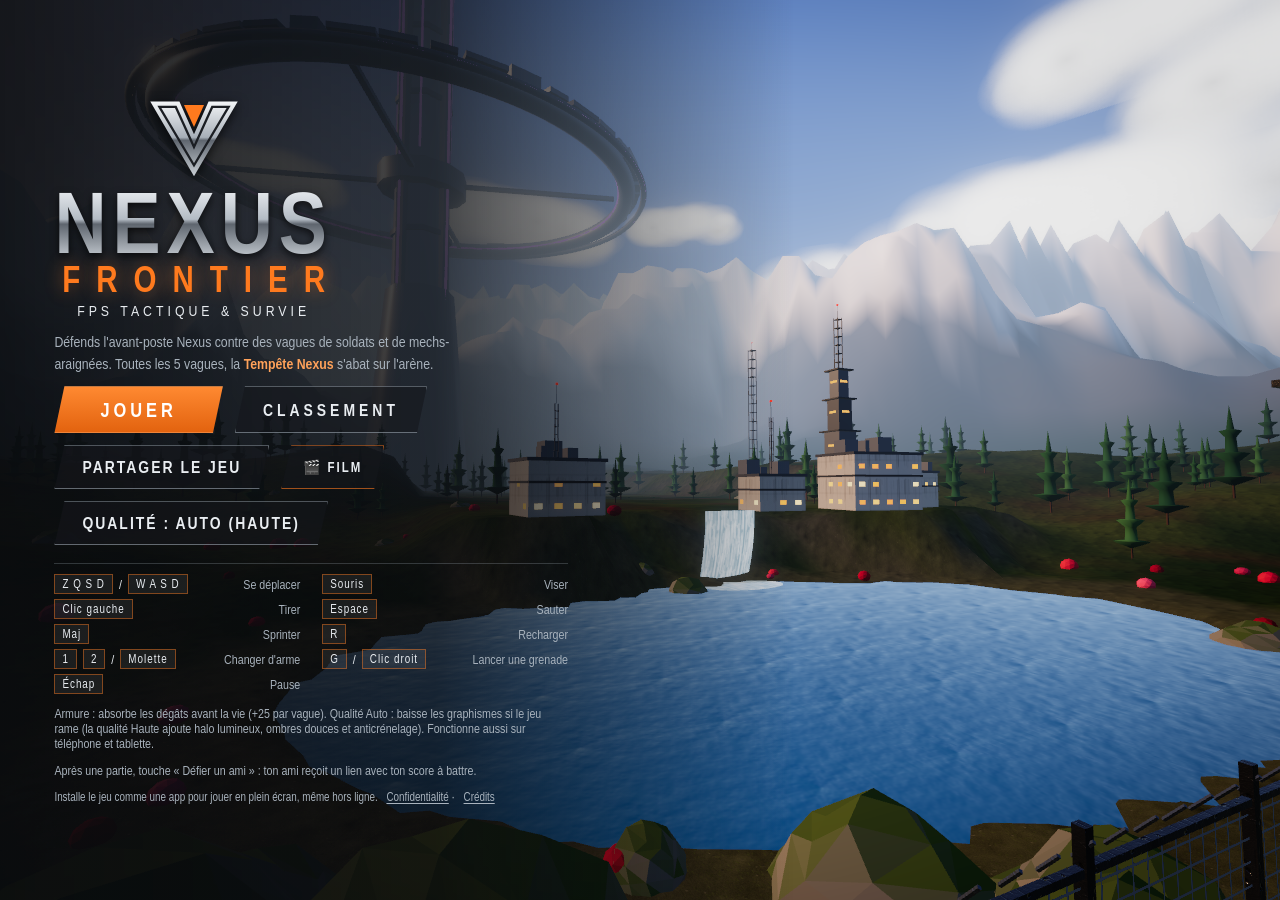
<file: index.html>
<!doctype html>
<html lang="fr">
<head>
  <meta charset="utf-8">
  <meta name="viewport" content="width=device-width, initial-scale=1, maximum-scale=1, user-scalable=no, viewport-fit=cover">
  <meta name="mobile-web-app-capable" content="yes">
  <meta name="apple-mobile-web-app-capable" content="yes">
  <meta name="apple-mobile-web-app-status-bar-style" content="black-translucent">
  <meta name="apple-mobile-web-app-title" content="Nexus">
  <meta name="application-name" content="NEXUS FRONTIER">
  <title>NEXUS FRONTIER — FPS tactique &amp; survie</title>
  <meta name="description" content="NEXUS FRONTIER : FPS de survie gratuit, jouable direct dans le navigateur sur PC et téléphone, sans installation. Repousse les vagues de soldats et de mechs-araignées, puis défie tes amis de battre ton score !">
  <link rel="canonical" href="https://isatopro521-lgtm.github.io/mon-jeu-3d/">
  <!-- Aperçu du lien quand on le partage (WhatsApp, Discord, Snapchat, X, Facebook…) -->
  <meta property="og:type" content="website">
  <meta property="og:site_name" content="NEXUS FRONTIER">
  <meta property="og:locale" content="fr_FR">
  <meta property="og:url" content="https://isatopro521-lgtm.github.io/mon-jeu-3d/">
  <meta property="og:title" content="NEXUS FRONTIER — FPS gratuit dans ton navigateur">
  <meta property="og:description" content="Survis aux vagues de soldats et de mechs-araignées, affronte la Tempête Nexus et bats le score de tes amis. Gratuit, sur PC et téléphone, sans rien installer.">
  <meta property="og:image" content="https://isatopro521-lgtm.github.io/mon-jeu-3d/captures/apercu-partage.jpg">
  <meta property="og:image:secure_url" content="https://isatopro521-lgtm.github.io/mon-jeu-3d/captures/apercu-partage.jpg">
  <meta property="og:image:type" content="image/jpeg">
  <meta property="og:image:width" content="1200">
  <meta property="og:image:height" content="630">
  <meta property="og:image:alt" content="NEXUS FRONTIER : un soldat armé d'un fusil face à des ennemis, devant une tour géante et des montagnes">
  <meta name="twitter:card" content="summary_large_image">
  <meta name="twitter:title" content="NEXUS FRONTIER — FPS gratuit dans ton navigateur">
  <meta name="twitter:description" content="Survis aux vagues d'ennemis et bats le score de tes amis. Gratuit, PC et téléphone, sans installation.">
  <meta name="twitter:image" content="https://isatopro521-lgtm.github.io/mon-jeu-3d/captures/apercu-partage.jpg">
  <meta name="twitter:image:alt" content="NEXUS FRONTIER : un soldat armé d'un fusil face à des ennemis, devant une tour géante et des montagnes">
  <!-- Données structurées pour les moteurs de recherche -->
  <script type="application/ld+json">
    {
      "@context": "https://schema.org",
      "@type": "VideoGame",
      "name": "NEXUS FRONTIER",
      "alternateName": "Nexus Frontier",
      "description": "FPS de survie gratuit, jouable dans le navigateur sur PC et téléphone : défends l'avant-poste Nexus contre des vagues de soldats et de mechs-araignées, affronte la Tempête Nexus et défie tes amis.",
      "url": "https://isatopro521-lgtm.github.io/mon-jeu-3d/",
      "image": "https://isatopro521-lgtm.github.io/mon-jeu-3d/captures/apercu-partage.jpg",
      "screenshot": [
        "https://isatopro521-lgtm.github.io/mon-jeu-3d/captures/capture-menu.png",
        "https://isatopro521-lgtm.github.io/mon-jeu-3d/captures/capture-combat.png"
      ],
      "inLanguage": "fr",
      "genre": ["FPS", "Action", "Survie", "Tir à la première personne"],
      "gamePlatform": ["Navigateur web", "PC", "Android", "iOS"],
      "applicationCategory": "Game",
      "operatingSystem": "Web browser",
      "playMode": "SinglePlayer",
      "numberOfPlayers": { "@type": "QuantitativeValue", "value": 1 },
      "isAccessibleForFree": true,
      "offers": { "@type": "Offer", "price": "0", "priceCurrency": "EUR", "availability": "https://schema.org/InStock" }
    }
  </script>
  <meta name="theme-color" content="#14171b">
  <link rel="manifest" href="manifest.webmanifest">
  <link rel="icon" type="image/png" sizes="32x32" href="icons/favicon-32.png">
  <link rel="icon" type="image/png" sizes="192x192" href="icons/icon-192.png">
  <link rel="apple-touch-icon" sizes="180x180" href="icons/apple-touch-icon-180.png">
  <link rel="stylesheet" href="style.css">
  <script type="importmap">
    {
      "imports": {
        "three": "./lib/three/three.module.min.js",
        "three/addons/": "./lib/three/addons/"
      }
    }
  </script>
</head>
<body>
  <div id="jeu"></div>
  <div id="ips" class="cache"></div>

  <!-- Logo (réutilisé dans le menu et les écrans) -->
  <svg width="0" height="0" style="position:absolute" aria-hidden="true">
    <defs>
      <linearGradient id="grad-metal" x1="0" y1="0" x2="0" y2="1">
        <stop offset="0" stop-color="#f3f5f7"/><stop offset="0.48" stop-color="#a7afb8"/>
        <stop offset="0.52" stop-color="#5f666f"/><stop offset="1" stop-color="#c9cfd5"/>
      </linearGradient>
      <symbol id="logo" viewBox="0 0 100 90">
        <polygon points="2,6 34,6 50,42 66,6 98,6 50,88" fill="url(#grad-metal)"/>
        <polygon points="12,12 30,12 50,56 70,12 88,12 50,76" fill="none" stroke="#1b1e23" stroke-width="2.5"/>
        <polygon points="50,34 39,10 61,10" fill="#ff7a1e"/>
      </symbol>
      <symbol id="ico-soldat" viewBox="0 0 48 48">
        <circle cx="21" cy="8" r="5"/>
        <path d="M14 15h12l3 5 13-2 1 3-14 4-2 8 5 13h-5l-5-11-3 11h-5l3-17-4 3-4-2 4-10z"/>
      </symbol>
      <symbol id="ico-coeur" viewBox="0 0 24 24"><path d="M12 21 3 12a5.5 5.5 0 0 1 9-6 5.5 5.5 0 0 1 9 6z"/></symbol>
      <symbol id="ico-bouclier" viewBox="0 0 24 24"><path d="M12 2 4 5v6c0 5 3.4 9.5 8 11 4.6-1.5 8-6 8-11V5z"/></symbol>
      <symbol id="ico-fusil" viewBox="0 0 120 36">
        <path d="M2 14h18l4-4h30l2-4h22v4h14l2 3h22v4h-22l-2 2h-6v3h-8l-2 9h-8l1-9h-8l-3 12h-9l3-12h-12l-6 6H8l-2-6H2z"/>
        <rect x="56" y="1" width="28" height="5" rx="2"/>
      </symbol>
      <symbol id="ico-pompe" viewBox="0 0 120 36">
        <path d="M2 16h22l6-4h36v-2h52v5H68v4h30v5H66l-3 2h-6l-3 10h-9l3-10H32l-8 6H8l-2-6H2z"/>
      </symbol>
    </defs>
  </svg>

  <!-- Interface pendant la partie -->
  <div id="hud" class="cache">
    <div id="vignette"></div>
    <div id="eclair"></div>
    <div id="viseur">
      <span class="h"></span><span class="v"></span>
      <div id="marqueur"><i></i><i></i><i></i><i></i></div>
    </div>

    <div id="boussole"><div id="boussole-bande"></div><div id="boussole-cap"></div></div>
    <div id="haut">
      <div id="vague">Vague 1</div>
      <div id="restants"></div>
    </div>
    <div id="score-bloc"><span class="etiquette">SCORE</span><span id="score">0</span></div>

    <div id="minicarte">
      <canvas id="carte" width="160" height="160"></canvas>
      <div id="carte-zone">Zone Nexus</div>
      <div id="carte-info"><span class="losange"></span><span id="carte-texte"></span></div>
    </div>

    <div id="bas-gauche">
      <svg class="icone-soldat"><use href="#ico-soldat"/></svg>
      <div class="jauges">
        <div class="jauge">
          <svg class="ico"><use href="#ico-coeur"/></svg><span id="vie-texte">100</span>
          <div id="barre-vie" class="barre"><div id="vie-remplissage"></div></div>
        </div>
        <div class="jauge armure">
          <svg class="ico"><use href="#ico-bouclier"/></svg><span id="armure-texte">50</span>
          <div id="barre-armure" class="barre"><div id="armure-remplissage"></div></div>
        </div>
      </div>
    </div>

    <div id="bas-droite">
      <div id="arme-nom">Fusil d'assaut</div>
      <div class="ligne-arme">
        <svg id="icone-arme"><use href="#ico-fusil"/></svg>
        <div id="munitions"><span id="mun-chargeur">30</span><span class="sep"></span><span id="mun-reserve">120</span></div>
        <div id="grenades" title="Grenades"><span class="icone-grenade"></span><span id="grenades-nb">3</span></div>
      </div>
      <div id="recharge-texte"></div>
    </div>

    <div id="message"></div>

    <!-- Commandes tactiles (téléphone / tablette) -->
    <div id="tactile">
      <div id="zone-tactile"></div>
      <div id="joystick"><div id="joystick-bouton"></div></div>
      <div id="t-pause" class="t-btn" role="button" aria-label="Pause"><span class="icone-pause"></span></div>
      <div id="t-arme" class="t-btn" role="button" aria-label="Changer d'arme">ARME</div>
      <div id="t-recharge" class="t-btn" role="button" aria-label="Recharger">R</div>
      <div id="t-grenade" class="t-btn" role="button" aria-label="Lancer une grenade">GRENADE</div>
      <div id="t-saut" class="t-btn" role="button" aria-label="Sauter">SAUT</div>
      <div id="t-tir" class="t-btn" role="button" aria-label="Tirer">TIR</div>
    </div>
  </div>

  <!-- Écrans -->
  <div id="ecran-menu" class="ecran ecran-menu">
    <div class="panneau-menu">
      <div class="titre-jeu">
        <svg class="logo"><use href="#logo"/></svg>
        <h1><span class="nexus">NEXUS</span><span class="frontier">FRONTIER</span></h1>
        <p class="sous-titre">FPS tactique &amp; survie</p>
      </div>
      <p class="accroche">Défends l'avant-poste Nexus contre des vagues de soldats et de mechs-araignées.
        Toutes les 5 vagues, la <strong>Tempête Nexus</strong> s'abat sur l'arène.</p>
      <p id="defi-bandeau" class="defi cache" role="status"></p>
      <div class="boutons">
        <button id="btn-jouer">Jouer</button>
        <button id="btn-classement" class="secondaire">Classement</button>
      </div>
      <div class="ligne-partage">
        <button id="btn-partager-menu" class="secondaire btn-partager" type="button">Partager le jeu</button>
        <a id="lien-film" class="btn-film" href="film.html" title="Court-métrage de 2 min 20, avec voix, dans l'univers du jeu">🎬 Film</a>
        <span id="partage-etat-menu" class="partage-etat" role="status"></span>
      </div>
      <button class="secondaire btn-qualite" type="button">Qualité : Auto</button>
      <div id="installer" class="installer cache" role="region" aria-label="Installer le jeu">
        <svg class="installer-logo" aria-hidden="true"><use href="#logo"/></svg>
        <span id="installer-texte"></span>
        <button id="btn-installer" type="button" class="cache">Installer le jeu</button>
        <button id="btn-installer-fermer" type="button" class="installer-fermer" aria-label="Fermer">×</button>
      </div>
      <p id="record-menu"></p>
      <div class="commandes commandes-pc">
        <div><kbd>Z Q S D</kbd> / <kbd>W A S D</kbd><span>Se déplacer</span></div>
        <div><kbd>Souris</kbd><span>Viser</span></div>
        <div><kbd>Clic gauche</kbd><span>Tirer</span></div>
        <div><kbd>Espace</kbd><span>Sauter</span></div>
        <div><kbd>Maj</kbd><span>Sprinter</span></div>
        <div><kbd>R</kbd><span>Recharger</span></div>
        <div><kbd>1</kbd> <kbd>2</kbd> / <kbd>Molette</kbd><span>Changer d'arme</span></div>
        <div><kbd>G</kbd> / <kbd>Clic droit</kbd><span>Lancer une grenade</span></div>
        <div><kbd>Échap</kbd><span>Pause</span></div>
      </div>
      <div class="commandes commandes-tactiles">
        <div><kbd>Joystick gauche</kbd><span>Se déplacer</span></div>
        <div><kbd>À fond vers l'avant</kbd><span>Sprinter</span></div>
        <div><kbd>Glisser à droite</kbd><span>Viser</span></div>
        <div><kbd>TIR</kbd><span>Tirer (glisser dessus pour viser)</span></div>
        <div><kbd>SAUT</kbd> <kbd>R</kbd> <kbd>ARME</kbd><span>Sauter, recharger, changer</span></div>
        <div><kbd>GRENADE</kbd><span>Lancer une grenade</span></div>
        <div><kbd>❚❚</kbd><span>Pause</span></div>
      </div>
      <p class="note note-pc">Armure : absorbe les dégâts avant la vie (+25 par vague). Qualité Auto : baisse les graphismes si le jeu rame (la qualité Haute ajoute halo lumineux, ombres douces et anticrénelage). Fonctionne aussi sur téléphone et tablette.</p>
      <p class="note note-tactile">Conseil : tiens ton téléphone en mode paysage. Si le jeu rame, choisis « Qualité : Basse ».</p>
      <p class="note note-defi">Après une partie, touche « Défier un ami » : ton ami reçoit un lien avec ton score à battre.</p>
      <p class="note note-app">Installe le jeu comme une app pour jouer en plein écran, même hors ligne.
        <a class="lien-discret" href="confidentialite.html">Confidentialité</a> ·
        <a class="lien-discret" href="credits.html">Crédits</a></p>
    </div>
  </div>

  <div id="ecran-pause" class="ecran cache">
    <div class="panneau">
      <svg class="logo petit"><use href="#logo"/></svg>
      <h2>Pause</h2>
      <button id="btn-reprendre">Reprendre</button>
      <button class="secondaire btn-qualite" type="button">Qualité : Auto</button>
    </div>
  </div>

  <div id="ecran-fin" class="ecran cache">
    <div class="panneau">
      <svg class="logo petit"><use href="#logo"/></svg>
      <h2>Tombé au combat</h2>
      <p id="fin-stats"></p>
      <p id="fin-defi" class="defi-resultat cache" role="status"></p>
      <form id="form-score" autocomplete="off">
        <label for="pseudo">Ton pseudo</label>
        <input id="pseudo" name="pseudo" maxlength="16" placeholder="Ton pseudo" enterkeyhint="send">
        <button type="submit" id="btn-enregistrer" class="secondaire">Enregistrer mon score</button>
      </form>
      <p id="score-etat" class="note" role="status"></p>
      <ol id="fin-classement" class="classement"></ol>
      <div class="boutons boutons-fin">
        <button id="btn-rejouer">Rejouer</button>
        <button id="btn-partager-fin" class="secondaire btn-partager" type="button">Défier un ami</button>
      </div>
      <p id="partage-etat-fin" class="partage-etat" role="status"></p>
    </div>
  </div>

  <div id="ecran-classement" class="ecran cache">
    <div class="panneau">
      <svg class="logo petit"><use href="#logo"/></svg>
      <h2>Meilleurs scores</h2>
      <p id="classement-source" class="note"></p>
      <ol id="classement-liste" class="classement"></ol>
      <button id="btn-retour" class="secondaire">Retour</button>
    </div>
  </div>

  <script type="module" src="src/main.js"></script>
</body>
</html>
</file>
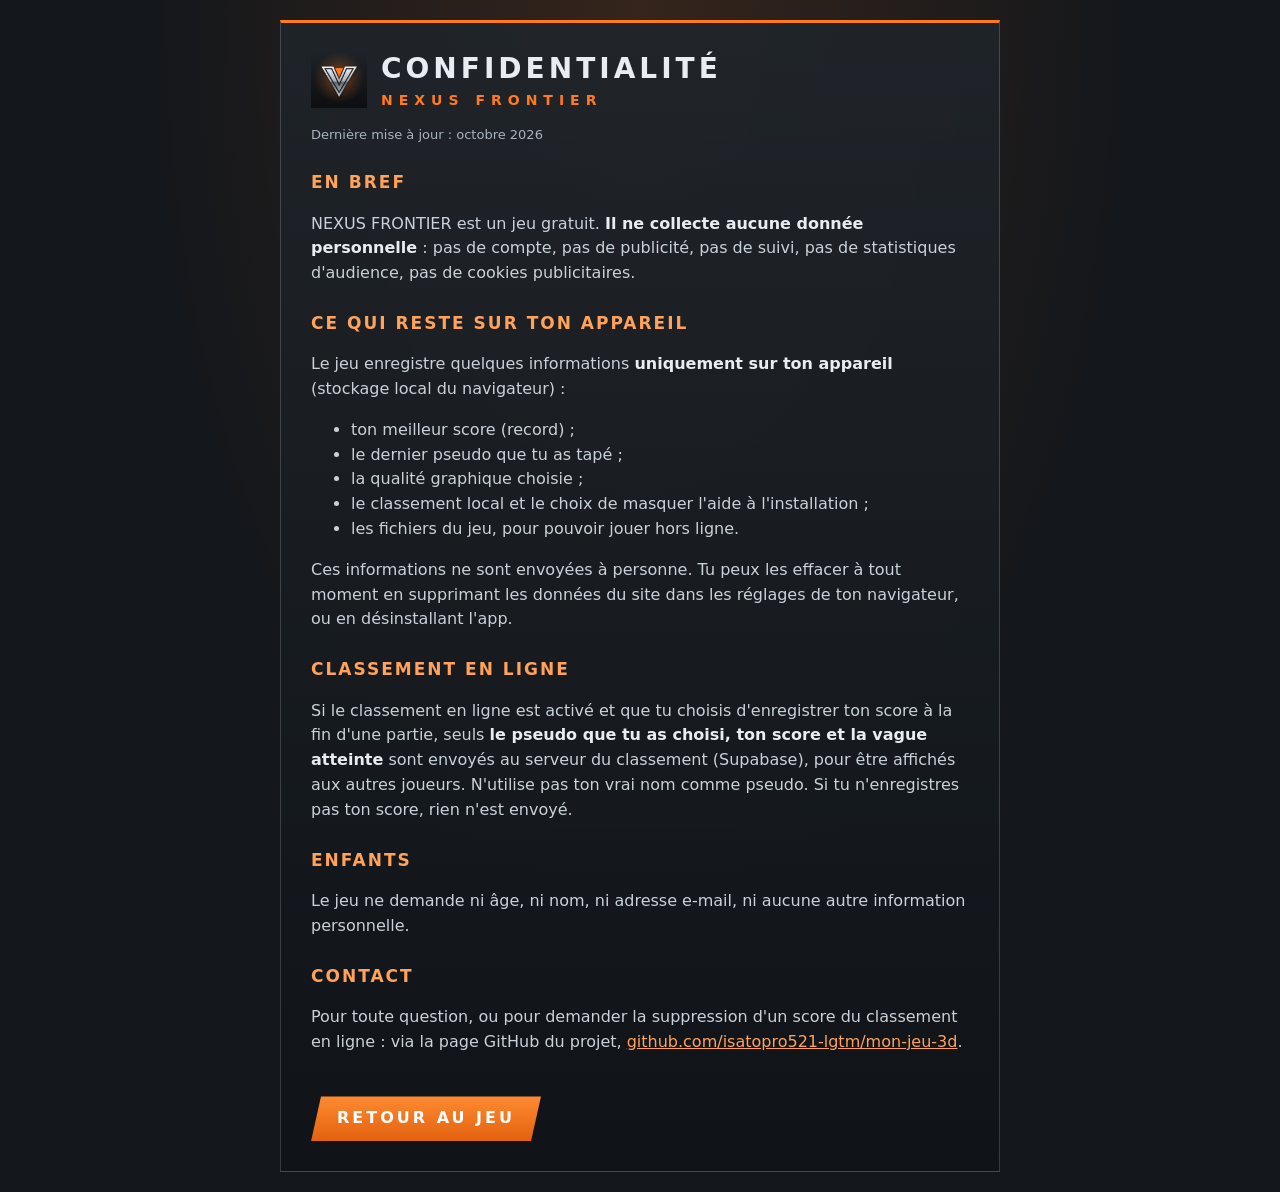
<file: confidentialite.html>
<!doctype html>
<html lang="fr">
<head>
  <meta charset="utf-8">
  <meta name="viewport" content="width=device-width, initial-scale=1, viewport-fit=cover">
  <title>Confidentialité — NEXUS FRONTIER</title>
  <meta name="description" content="Politique de confidentialité du jeu NEXUS FRONTIER.">
  <meta name="theme-color" content="#14171b">
  <link rel="manifest" href="manifest.webmanifest">
  <link rel="icon" type="image/png" sizes="32x32" href="icons/favicon-32.png">
  <link rel="apple-touch-icon" sizes="180x180" href="icons/apple-touch-icon-180.png">
  <style>
    :root { color-scheme: dark; }
    * { box-sizing: border-box; }
    body {
      margin: 0; min-height: 100vh; color: #e9edf1; line-height: 1.55;
      font-family: "Bahnschrift", "DIN Alternate", "Roboto Condensed", "Arial Narrow", system-ui, sans-serif;
      background: radial-gradient(ellipse at 50% 0%, rgba(255, 122, 30, 0.14), transparent 55%), #14171b;
      padding: max(20px, env(safe-area-inset-top)) max(20px, env(safe-area-inset-right))
               max(20px, env(safe-area-inset-bottom)) max(20px, env(safe-area-inset-left));
    }
    main {
      max-width: 720px; margin: 0 auto; padding: 24px 30px 30px;
      background: linear-gradient(180deg, rgba(31, 36, 42, 0.92), rgba(16, 19, 23, 0.94));
      border: 1px solid rgba(190, 205, 220, 0.22); border-top: 3px solid #ff7a1e;
    }
    header { display: flex; align-items: center; gap: 14px; margin-bottom: 8px; }
    header img { width: 56px; height: 56px; }
    h1 { margin: 0; font-size: 28px; letter-spacing: 4px; text-transform: uppercase; }
    h1 span { display: block; font-size: 14px; letter-spacing: 6px; color: #ff7a1e; }
    h2 { font-size: 17px; letter-spacing: 2px; text-transform: uppercase; color: #ffa25a; margin: 24px 0 6px; }
    p, li { color: #c9d1d9; }
    strong { color: #e9edf1; }
    a { color: #ffa25a; }
    .retour {
      display: inline-block; margin-top: 26px; padding: 10px 26px; color: #fff; text-decoration: none;
      font-weight: 700; letter-spacing: 3px; text-transform: uppercase;
      background: linear-gradient(180deg, #ff8a32, #e2620e);
      clip-path: polygon(10px 0, 100% 0, calc(100% - 10px) 100%, 0 100%);
    }
    .maj { font-size: 13px; color: #a9b3bd; }
  </style>
</head>
<body>
  <main>
    <header>
      <img src="icons/icon-192.png" alt="">
      <h1>Confidentialité<span>NEXUS FRONTIER</span></h1>
    </header>
    <p class="maj">Dernière mise à jour : octobre 2026</p>

    <h2>En bref</h2>
    <p>NEXUS FRONTIER est un jeu gratuit. <strong>Il ne collecte aucune donnée personnelle</strong> :
      pas de compte, pas de publicité, pas de suivi, pas de statistiques d'audience, pas de cookies publicitaires.</p>

    <h2>Ce qui reste sur ton appareil</h2>
    <p>Le jeu enregistre quelques informations <strong>uniquement sur ton appareil</strong> (stockage local du navigateur) :</p>
    <ul>
      <li>ton meilleur score (record) ;</li>
      <li>le dernier pseudo que tu as tapé ;</li>
      <li>la qualité graphique choisie ;</li>
      <li>le classement local et le choix de masquer l'aide à l'installation ;</li>
      <li>les fichiers du jeu, pour pouvoir jouer hors ligne.</li>
    </ul>
    <p>Ces informations ne sont envoyées à personne. Tu peux les effacer à tout moment en supprimant
      les données du site dans les réglages de ton navigateur, ou en désinstallant l'app.</p>

    <h2>Classement en ligne</h2>
    <p>Si le classement en ligne est activé et que tu choisis d'enregistrer ton score à la fin d'une partie,
      seuls <strong>le pseudo que tu as choisi, ton score et la vague atteinte</strong> sont envoyés au
      serveur du classement (Supabase), pour être affichés aux autres joueurs. N'utilise pas ton vrai nom
      comme pseudo. Si tu n'enregistres pas ton score, rien n'est envoyé.</p>

    <h2>Enfants</h2>
    <p>Le jeu ne demande ni âge, ni nom, ni adresse e-mail, ni aucune autre information personnelle.</p>

    <h2>Contact</h2>
    <p>Pour toute question, ou pour demander la suppression d'un score du classement en ligne :
      via la page GitHub du projet,
      <a href="https://github.com/isatopro521-lgtm/mon-jeu-3d">github.com/isatopro521-lgtm/mon-jeu-3d</a>.</p>

    <a class="retour" href="./">Retour au jeu</a>
  </main>
</body>
</html>
</file>
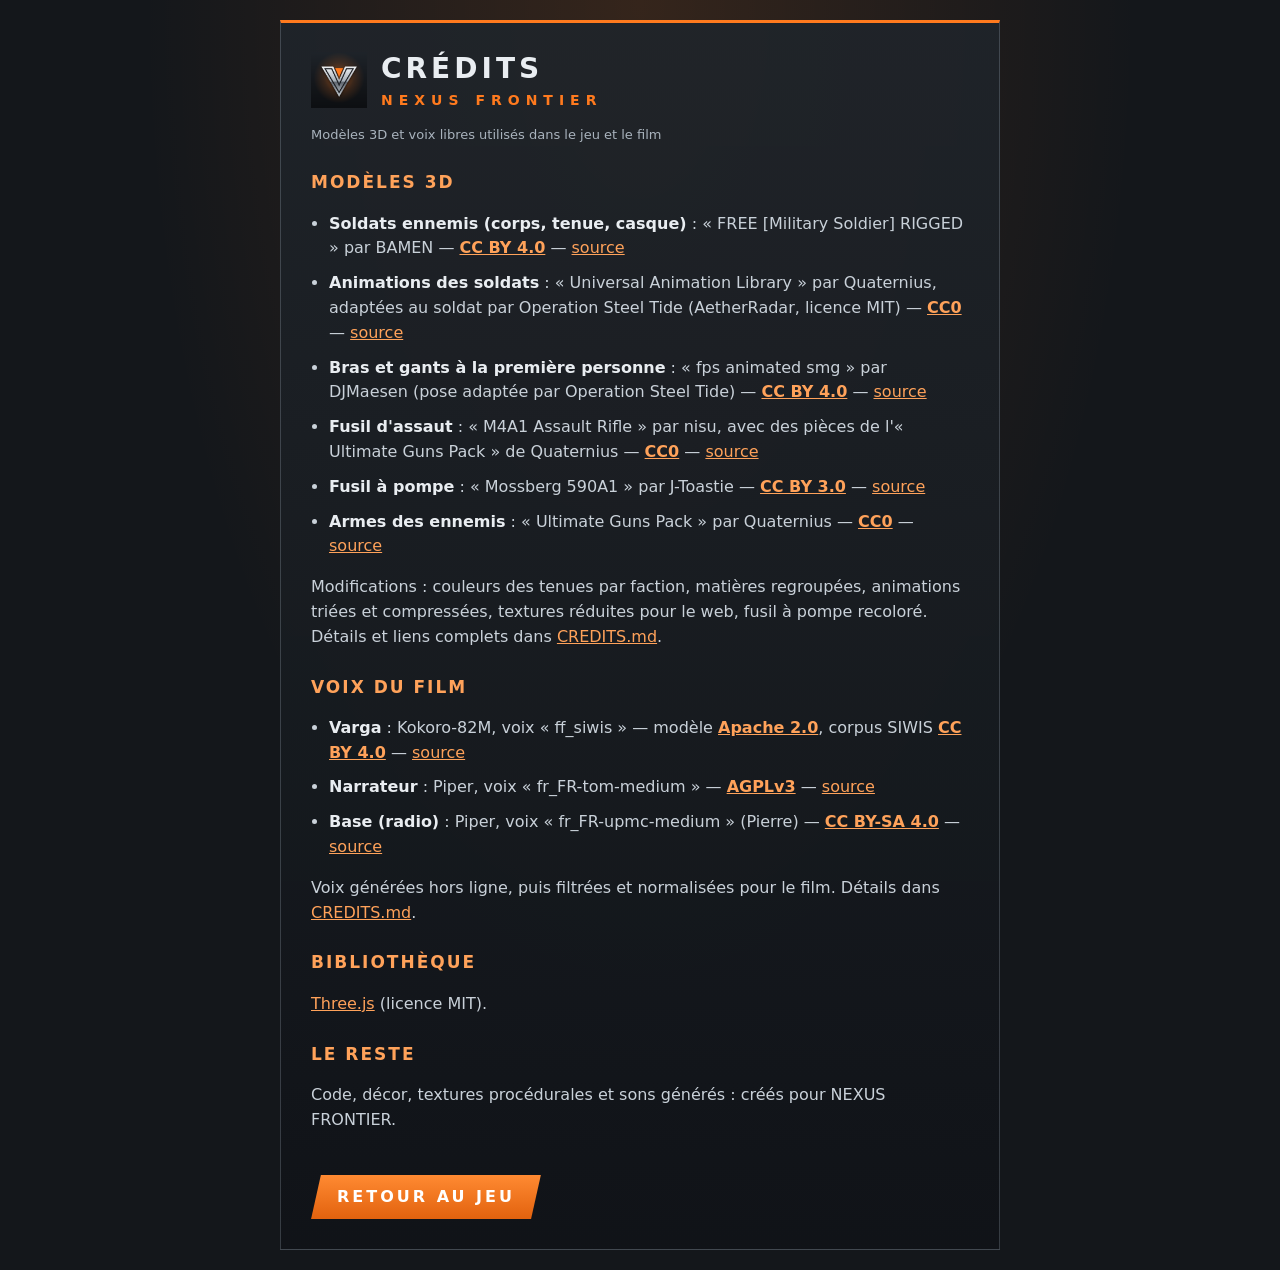
<file: credits.html>
<!doctype html>
<html lang="fr">
<head>
  <meta charset="utf-8">
  <meta name="viewport" content="width=device-width, initial-scale=1, viewport-fit=cover">
  <title>Crédits — NEXUS FRONTIER</title>
  <meta name="description" content="Crédits et licences des modèles 3D du jeu NEXUS FRONTIER.">
  <meta name="theme-color" content="#14171b">
  <link rel="manifest" href="manifest.webmanifest">
  <link rel="icon" type="image/png" sizes="32x32" href="icons/favicon-32.png">
  <link rel="apple-touch-icon" sizes="180x180" href="icons/apple-touch-icon-180.png">
  <style>
    :root { color-scheme: dark; }
    * { box-sizing: border-box; }
    body {
      margin: 0; min-height: 100vh; color: #e9edf1; line-height: 1.55;
      font-family: "Bahnschrift", "DIN Alternate", "Roboto Condensed", "Arial Narrow", system-ui, sans-serif;
      background: radial-gradient(ellipse at 50% 0%, rgba(255, 122, 30, 0.14), transparent 55%), #14171b;
      padding: max(20px, env(safe-area-inset-top)) max(20px, env(safe-area-inset-right))
               max(20px, env(safe-area-inset-bottom)) max(20px, env(safe-area-inset-left));
    }
    main {
      max-width: 720px; margin: 0 auto; padding: 24px 30px 30px;
      background: linear-gradient(180deg, rgba(31, 36, 42, 0.92), rgba(16, 19, 23, 0.94));
      border: 1px solid rgba(190, 205, 220, 0.22); border-top: 3px solid #ff7a1e;
    }
    header { display: flex; align-items: center; gap: 14px; margin-bottom: 8px; }
    header img { width: 56px; height: 56px; }
    h1 { margin: 0; font-size: 28px; letter-spacing: 4px; text-transform: uppercase; }
    h1 span { display: block; font-size: 14px; letter-spacing: 6px; color: #ff7a1e; }
    h2 { font-size: 17px; letter-spacing: 2px; text-transform: uppercase; color: #ffa25a; margin: 24px 0 6px; }
    p, li { color: #c9d1d9; }
    strong { color: #e9edf1; }
    a { color: #ffa25a; }
    .retour {
      display: inline-block; margin-top: 26px; padding: 10px 26px; color: #fff; text-decoration: none;
      font-weight: 700; letter-spacing: 3px; text-transform: uppercase;
      background: linear-gradient(180deg, #ff8a32, #e2620e);
      clip-path: polygon(10px 0, 100% 0, calc(100% - 10px) 100%, 0 100%);
    }
    .maj { font-size: 13px; color: #a9b3bd; }
    ul.credits { padding-left: 18px; }
    ul.credits li { margin-bottom: 10px; }
    .licence { color: #ffa25a; font-weight: 700; }
  </style>
</head>
<body>
  <main>
    <header>
      <img src="icons/icon-192.png" alt="">
      <h1>Crédits<span>NEXUS FRONTIER</span></h1>
    </header>
    <p class="maj">Modèles 3D et voix libres utilisés dans le jeu et le film</p>

    <h2>Modèles 3D</h2>
    <ul class="credits">
      <li><strong>Soldats ennemis (corps, tenue, casque)</strong> : « FREE [Military Soldier] RIGGED » par BAMEN — <a class="licence" href="https://creativecommons.org/licenses/by/4.0/deed.fr">CC BY 4.0</a> — <a href="https://sketchfab.com/3d-models/free-military-soldier-rigged-e9c56308a67d4a3db62e914fafa4d198">source</a></li>
      <li><strong>Animations des soldats</strong> : « Universal Animation Library » par Quaternius, adaptées au soldat par Operation Steel Tide (AetherRadar, licence MIT) — <a class="licence" href="https://creativecommons.org/publicdomain/zero/1.0/deed.fr">CC0</a> — <a href="https://quaternius.itch.io/universal-animation-library">source</a></li>
      <li><strong>Bras et gants à la première personne</strong> : « fps animated smg » par DJMaesen (pose adaptée par Operation Steel Tide) — <a class="licence" href="https://creativecommons.org/licenses/by/4.0/deed.fr">CC BY 4.0</a> — <a href="https://sketchfab.com/3d-models/fps-animated-smg-ea3dad7478624495a5a46f40127b0579">source</a></li>
      <li><strong>Fusil d'assaut</strong> : « M4A1 Assault Rifle » par nisu, avec des pièces de l'« Ultimate Guns Pack » de Quaternius — <a class="licence" href="https://creativecommons.org/publicdomain/zero/1.0/deed.fr">CC0</a> — <a href="https://opengameart.org/content/m4a1-assault-rifle">source</a></li>
      <li><strong>Fusil à pompe</strong> : « Mossberg 590A1 » par J-Toastie — <a class="licence" href="https://creativecommons.org/licenses/by/3.0/deed.fr">CC BY 3.0</a> — <a href="https://poly.pizza/m/eAh1oHY32T">source</a></li>
      <li><strong>Armes des ennemis</strong> : « Ultimate Guns Pack » par Quaternius — <a class="licence" href="https://creativecommons.org/publicdomain/zero/1.0/deed.fr">CC0</a> — <a href="https://poly.pizza/bundle/Ultimate-Guns-Pack-cpgUfI4t2F">source</a></li>
    </ul>
    <p>Modifications : couleurs des tenues par faction, matières regroupées, animations triées et compressées,
      textures réduites pour le web, fusil à pompe recoloré. Détails et liens complets dans
      <a href="CREDITS.md">CREDITS.md</a>.</p>

    <h2>Voix du film</h2>
    <ul class="credits">
      <li><strong>Varga</strong> : Kokoro-82M, voix « ff_siwis » — modèle <a class="licence" href="https://www.apache.org/licenses/LICENSE-2.0">Apache 2.0</a>, corpus SIWIS <a class="licence" href="https://creativecommons.org/licenses/by/4.0/deed.fr">CC BY 4.0</a> — <a href="https://github.com/hexgrad/kokoro">source</a></li>
      <li><strong>Narrateur</strong> : Piper, voix « fr_FR-tom-medium » — <a class="licence" href="https://www.gnu.org/licenses/agpl-3.0.html">AGPLv3</a> — <a href="https://git.bksp.space/Tjiho/French-tts-model-piper">source</a></li>
      <li><strong>Base (radio)</strong> : Piper, voix « fr_FR-upmc-medium » (Pierre) — <a class="licence" href="https://creativecommons.org/licenses/by-sa/4.0/deed.fr">CC BY-SA 4.0</a> — <a href="https://github.com/marytts/upmc-pierre-data">source</a></li>
    </ul>
    <p>Voix générées hors ligne, puis filtrées et normalisées pour le film. Détails dans <a href="CREDITS.md">CREDITS.md</a>.</p>

    <h2>Bibliothèque</h2>
    <p><a href="https://threejs.org">Three.js</a> (licence MIT).</p>

    <h2>Le reste</h2>
    <p>Code, décor, textures procédurales et sons générés : créés pour NEXUS FRONTIER.</p>

    <a class="retour" href="./">Retour au jeu</a>
  </main>
</body>
</html>
</file>
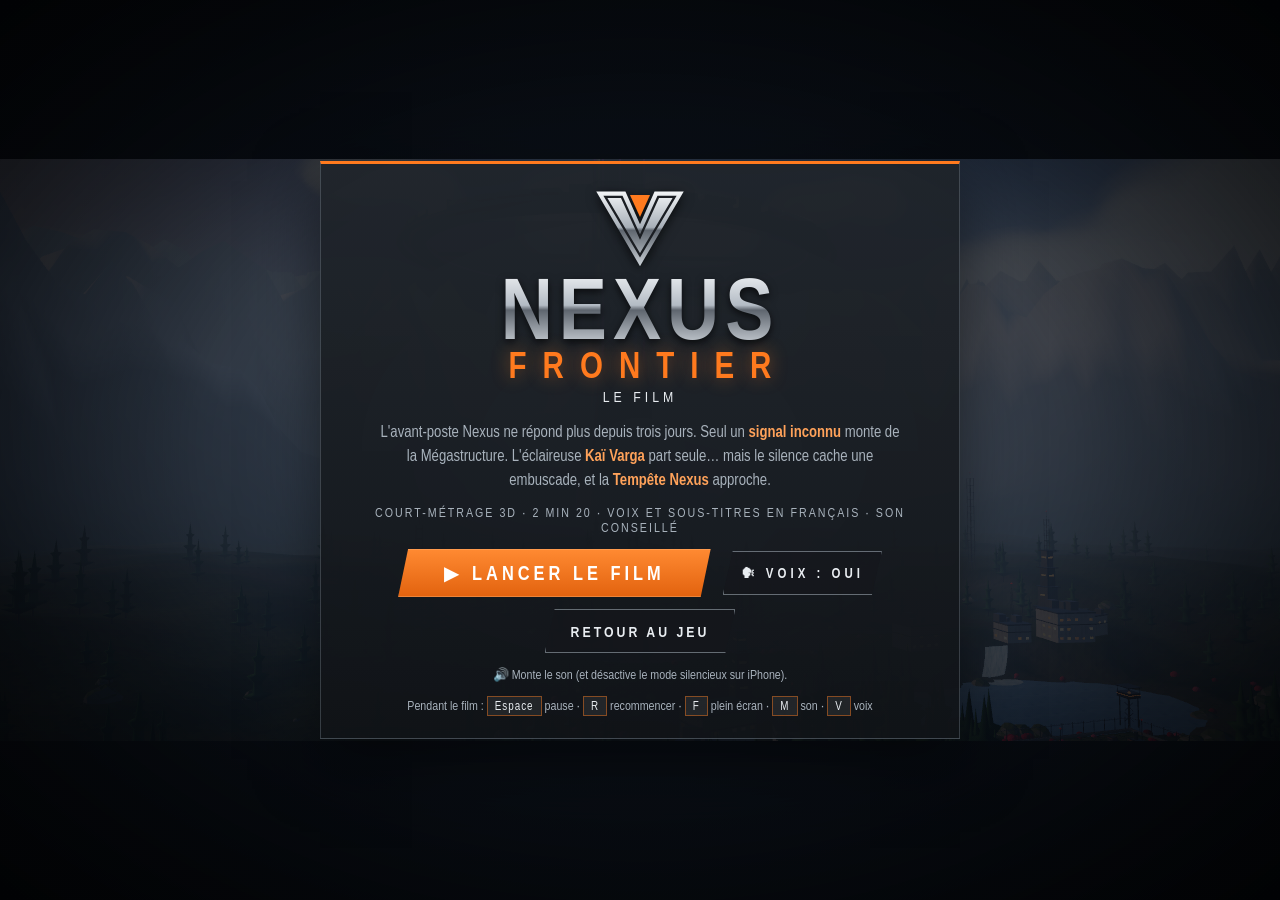
<file: film.html>
<!doctype html>
<html lang="fr">
<head>
  <meta charset="utf-8">
  <meta name="viewport" content="width=device-width, initial-scale=1, maximum-scale=1, user-scalable=no, viewport-fit=cover">
  <meta name="apple-mobile-web-app-capable" content="yes">
  <meta name="apple-mobile-web-app-status-bar-style" content="black-translucent">
  <title>NEXUS FRONTIER — le film</title>
  <meta name="description" content="NEXUS FRONTIER, le film : un court-métrage en 3D de 2 minutes, calculé en direct dans ton navigateur, dans l'univers du jeu (PC et téléphone).">
  <link rel="canonical" href="https://isatopro521-lgtm.github.io/mon-jeu-3d/film.html">
  <meta property="og:type" content="video.other">
  <meta property="og:site_name" content="NEXUS FRONTIER">
  <meta property="og:locale" content="fr_FR">
  <meta property="og:url" content="https://isatopro521-lgtm.github.io/mon-jeu-3d/film.html">
  <meta property="og:title" content="NEXUS FRONTIER — le film">
  <meta property="og:description" content="Un court-métrage en 3D dans l'univers du jeu : embuscade, mech-araignée et Tempête Nexus. 2 minutes, dans ton navigateur.">
  <meta property="og:image" content="https://isatopro521-lgtm.github.io/mon-jeu-3d/captures/apercu-partage.jpg">
  <meta name="twitter:card" content="summary_large_image">
  <meta name="theme-color" content="#000000">
  <link rel="icon" type="image/png" sizes="32x32" href="icons/favicon-32.png">
  <link rel="apple-touch-icon" sizes="180x180" href="icons/apple-touch-icon-180.png">
  <link rel="stylesheet" href="style.css">
  <style>
    html, body { background: #000; }
    #scene canvas { position: fixed; left: 0; top: 0; display: block; }
    #fondu { position: fixed; inset: 0; background: #000; opacity: 0; pointer-events: none; }
    /* Étalonnage : teinte par scène (lumière douce) + vignette, posés sur l'image */
    #etalonnage { position: fixed; inset: 0; pointer-events: none; --teinte: rgba(70,110,170,0.3); --vignette: 0.5; }
    #etalonnage::before, #etalonnage::after { content: ''; position: absolute; inset: 0; }
    #etalonnage::before { background: var(--teinte); mix-blend-mode: soft-light; }
    #etalonnage::after {
      background: radial-gradient(ellipse at center, rgba(0,0,0,0) 48%, rgba(0,0,0,0.95) 115%);
      opacity: var(--vignette);
    }
    /* téléphone : pas de fusion « lumière douce » (coûteuse), simple voile coloré très léger */
    body.tactile #etalonnage::before { mix-blend-mode: normal; opacity: 0.22; }
    #eclair { position: fixed; inset: 0; background: #ffd6e6; opacity: 0; pointer-events: none; mix-blend-mode: screen; }

    /* ---------- Textes du film ---------- */
    #textes { position: fixed; inset: 0; pointer-events: none; }
    .texte {
      position: absolute; left: 50%; transform: translateX(-50%); visibility: hidden;
      width: min(92vw, 900px); text-align: center; color: #fff;
      text-shadow: 0 2px 6px rgba(0, 0, 0, 0.9), 0 0 2px #000;
    }
    .texte.narration {
      top: 50%; transform: translate(-50%, -50%); font-size: clamp(20px, 3.4vw, 38px);
      font-weight: 300; letter-spacing: 2px; font-style: italic;
    }
    .texte.narration.bas { top: 64%; }
    .texte.narration .petit { font-size: 0.7em; color: var(--orange-2); letter-spacing: 4px; }
    .texte.titre {
      top: 50%; display: grid; justify-items: center; --k: 0;
      transform: translate(-50%, -50%) scale(calc(1.1 - var(--k) * 0.1));
    }
    .texte.titre .nexus { letter-spacing: calc(4px + var(--k) * 10px); }
    /* reflet métallique qui balaie le titre */
    .texte.titre h1 { position: relative; }
    .texte.titre h1::after {
      content: ''; position: absolute; inset: -10% -20%; pointer-events: none; mix-blend-mode: overlay;
      background: linear-gradient(100deg, transparent 40%, rgba(255,255,255,0.85) 50%, transparent 60%);
      transform: translateX(calc(-60% + var(--k) * 140%)); opacity: calc(1 - var(--k));
    }
    .texte.titre h1 { margin: 4px 0 0; display: grid; justify-items: center; line-height: 0.92; }
    .texte.titre .nexus {
      font-size: clamp(54px, 11vw, 132px); font-weight: 800;
      background: linear-gradient(180deg, #f4f6f8 0%, #b3bbc4 46%, #5e656e 52%, #d2d8de 100%);
      -webkit-background-clip: text; background-clip: text; color: transparent;
      filter: drop-shadow(0 3px 6px rgba(0, 0, 0, 0.8)); text-shadow: none;
    }
    .texte.titre .frontier {
      font-size: clamp(22px, 4.6vw, 54px); font-weight: 700; letter-spacing: clamp(8px, 2vw, 22px);
      color: var(--orange); text-shadow: 0 0 22px rgba(255, 122, 30, 0.6);
      margin-right: calc(-1 * clamp(8px, 2vw, 22px));
    }
    .texte.titre .sous-titre { letter-spacing: 8px; font-size: clamp(13px, 1.8vw, 20px); }
    .texte.titre .logo { width: clamp(60px, 9vw, 110px); height: clamp(54px, 8vw, 98px); }
    .texte.chapitre {
      left: max(18px, env(safe-area-inset-left, 0px)); transform: none; width: auto; text-align: left;
      top: calc(var(--barre, 0px) + 16px); font-size: clamp(13px, 1.5vw, 17px);
      letter-spacing: 5px; text-transform: uppercase; color: var(--texte);
      border-left: 3px solid var(--orange); padding: 3px 0 3px 10px; background: rgba(0, 0, 0, 0.35);
    }
    .texte.chapitre b { color: var(--orange); margin-right: 8px; }
    .texte.chapitre { --k: 0; clip-path: inset(0 calc(100% - min(1, var(--k) * 6) * 100%) 0 0); letter-spacing: calc(3px + var(--k) * 4px); }
    .texte.titre .episode { color: #ff6a5a; text-shadow: 0 0 16px rgba(255, 40, 40, 0.7); letter-spacing: calc(4px + var(--k) * 8px); }
    .texte.replique.radio.alerte { color: #ffc2bc; }
    .texte.replique.radio.alerte .qui { color: #ff5a4a; }
    .texte.replique {
      bottom: calc(var(--barre, 0px) + 14px); font-size: clamp(16px, 2.2vw, 25px); line-height: 1.35;
    }
    /* grandes bandes noires : les sous-titres vont dans la bande du bas */
    body.grandes-barres .texte.replique { bottom: auto; top: calc(100% - var(--barre) + 14px); }
    /* commandes affichées : les sous-titres remontent au-dessus de la barre (sinon ils se chevauchent) */
    body.controles-visibles:not(.grandes-barres) .texte.replique { bottom: calc(var(--barre, 0px) + 78px); }
    body.grandes-barres .texte.chapitre { top: calc(var(--barre) - 46px); }
    .texte.replique .qui {
      display: block; font-size: 0.6em; letter-spacing: 4px; text-transform: uppercase; color: var(--orange-2);
      margin-bottom: 2px;
    }
    .texte.replique.radio { font-style: italic; color: #cfe8ff; }
    .texte.replique.radio .qui { color: var(--bleu); }
    .texte.replique.radio .qui::before { content: '◉ '; }

    /* Enjeux à l'écran : compte à rebours de la Tempête, bouclier de Varga */
    #hud-film {
      position: fixed; right: max(16px, env(safe-area-inset-right, 0px)); top: calc(var(--barre, 0px) + 14px);
      display: grid; justify-items: end; gap: 8px; pointer-events: none; font-variant-numeric: tabular-nums;
    }
    body.grandes-barres #hud-film { top: max(14px, env(safe-area-inset-top, 0px)); }
    .h-bloc {
      display: none; align-items: center; gap: 10px; padding: 5px 10px; background: rgba(0, 0, 0, 0.45);
      border-right: 3px solid var(--orange); font-size: clamp(11px, 1.3vw, 14px); letter-spacing: 3px; color: var(--texte);
    }
    .h-bloc.visible { display: flex; }
    .h-bloc b { font-size: 1.35em; color: #fff; letter-spacing: 1px; min-width: 3.2em; text-align: right; }
    #h-compte { border-color: #ff4a3a; }
    #h-compte.urgent b { color: #ff4a3a; animation: clignote 0.5s steps(2) infinite; }
    #h-bouclier i { display: block; width: clamp(70px, 10vw, 130px); height: 7px; background: rgba(255, 255, 255, 0.15); }
    #h-bouclier em { display: block; height: 100%; background: #5ac8ff; transform-origin: left; transition: transform 0.25s; }
    #h-bouclier.critique { border-color: #ff4a3a; }
    #h-bouclier.critique em { background: #ff4a3a; }
    #h-bouclier.critique { animation: clignote 0.6s steps(2) infinite; }
    @keyframes clignote { 50% { opacity: 0.45; } }

    /* Barre de progression discrète, toujours visible, avec les chapitres */
    #mini { position: fixed; left: 0; right: 0; bottom: 0; height: 3px; background: rgba(255, 255, 255, 0.08); pointer-events: none; display: none; }
    body.en-lecture #mini, body.en-pause #mini { display: block; }
    body.capture #mini { display: none !important; }
    #mini-barre { height: 100%; background: rgba(255, 122, 30, 0.7); transform-origin: left; transform: scaleX(0); }
    #c-progression { position: relative; }
    #c-chapitres i { position: absolute; top: -3px; width: 2px; height: 10px; background: #fff; opacity: 0.75; }

    /* Générique de fin */
    #generique {
      position: fixed; left: 0; right: 0; top: 0; visibility: hidden; pointer-events: none;
      display: flex; flex-direction: column; align-items: center; gap: 6px; text-align: center; padding: 0 16px;
    }
    #generique h2 { margin: 0 0 14px; font-size: clamp(26px, 4vw, 44px); letter-spacing: 6px; }
    #generique h2 span { color: var(--orange); }
    #generique .role { margin-top: 16px; font-size: 13px; letter-spacing: 4px; text-transform: uppercase; color: var(--orange-2); }
    #generique .nom { font-size: clamp(17px, 2.2vw, 22px); color: var(--texte); }

    /* ---------- Écrans d'accueil et de fin ---------- */
    .ecran.ecran-film { background: radial-gradient(ellipse at center, rgba(8, 10, 13, 0.45), rgba(0, 0, 0, 0.88)); z-index: 3; }
    .ecran-film .panneau { max-width: 640px; }
    .ecran-film .titre-jeu h1 { margin: 0; }
    .synopsis { margin: 0; max-width: 520px; font-size: 16px; line-height: 1.5; color: var(--texte-2); }
    .synopsis strong { color: var(--orange-2); font-weight: 600; }
    .infos { margin: 0; font-size: 13px; letter-spacing: 2px; text-transform: uppercase; color: var(--texte-2); }
    .lien-bouton {
      display: inline-flex; align-items: center; font-size: 15px; font-weight: 700; letter-spacing: 3px; text-transform: uppercase;
      padding: 10px 26px; color: var(--texte); text-decoration: none; min-height: 44px;
      background: rgba(20, 23, 28, 0.6); box-shadow: 0 0 0 1px rgba(200, 212, 225, 0.45) inset;
      clip-path: polygon(10px 0, 100% 0, calc(100% - 10px) 100%, 0 100%);
    }
    .lien-bouton:hover, .lien-bouton:focus-visible { background: rgba(255, 122, 30, 0.18); }
    #btn-lancer:disabled { opacity: 0.6; }
    .voix-off { opacity: 0.55; text-decoration: line-through; }
    #btn-voix { font-size: 14px; padding: 10px 18px; min-height: 44px; }
    .boutons-film { display: flex; flex-wrap: wrap; justify-content: center; align-items: center; gap: 12px; }
    #conseil-portrait { display: none; font-size: 13px; color: var(--orange-2); margin: 0; }
    body.portrait.tactile #conseil-portrait { display: block; }

    /* ---------- Barre de commandes ---------- */
    #controles {
      position: fixed; left: 0; right: 0; bottom: 0; z-index: 2; display: none;
      padding: 10px max(12px, env(safe-area-inset-right, 0px)) max(10px, env(safe-area-inset-bottom, 0px)) max(12px, env(safe-area-inset-left, 0px));
      background: linear-gradient(0deg, rgba(0, 0, 0, 0.8), rgba(0, 0, 0, 0));
      opacity: 0; transition: opacity 0.35s; pointer-events: none;
    }
    body.en-lecture #controles, body.en-pause #controles { display: block; }
    #controles.visible { opacity: 1; pointer-events: auto; }
    #c-progression { height: 4px; background: rgba(255, 255, 255, 0.2); margin-bottom: 8px; }
    #c-barre-remplie { height: 100%; background: var(--orange); transform-origin: left; transform: scaleX(0); }
    .c-ligne { display: flex; align-items: center; gap: 8px; }
    .c-btn {
      min-width: 46px; height: 44px; padding: 0 12px; font-size: 18px; letter-spacing: 0; clip-path: none;
      background: rgba(20, 23, 28, 0.7); box-shadow: 0 0 0 1px rgba(200, 212, 225, 0.35) inset;
    }
    .c-btn:hover { background: rgba(255, 122, 30, 0.25); filter: none; }
    #c-temps { font-size: 14px; letter-spacing: 1px; color: var(--texte-2); font-variant-numeric: tabular-nums; margin-left: 4px; }
    .c-espace { flex: 1; }
    #c-retour { font-size: 13px; padding: 12px 16px; min-height: 44px; white-space: nowrap; }
    body.sans-curseur { cursor: none; }
    body.capture #controles { display: none !important; }
    #indicateur-pause {
      position: fixed; left: 50%; top: 50%; transform: translate(-50%, -50%); display: none; pointer-events: none;
      font-size: 22px; letter-spacing: 8px; padding: 8px 18px; background: rgba(0, 0, 0, 0.55); color: #fff;
    }
    body.en-pause #indicateur-pause { display: block; }
    @media (max-width: 520px) {
      #c-retour { padding: 12px 10px; letter-spacing: 1px; font-size: 12px; }
      .c-ligne { gap: 6px; }
      .c-btn { min-width: 44px; padding: 0 8px; }
      #c-temps { display: none; }
    }
    @media (max-height: 500px) {
      .synopsis { font-size: 14px; }
      .ecran-film .panneau { gap: 8px; }
    }
  </style>
  <script type="importmap">
    {
      "imports": {
        "three": "./lib/three/three.module.min.js",
        "three/addons/": "./lib/three/addons/"
      }
    }
  </script>
</head>
<body>
  <svg width="0" height="0" style="position:absolute" aria-hidden="true">
    <defs>
      <linearGradient id="grad-metal" x1="0" y1="0" x2="0" y2="1">
        <stop offset="0" stop-color="#f3f5f7"/><stop offset="0.48" stop-color="#a7afb8"/>
        <stop offset="0.52" stop-color="#5f666f"/><stop offset="1" stop-color="#c9cfd5"/>
      </linearGradient>
      <symbol id="logo" viewBox="0 0 100 90">
        <polygon points="2,6 34,6 50,42 66,6 98,6 50,88" fill="url(#grad-metal)"/>
        <polygon points="12,12 30,12 50,56 70,12 88,12 50,76" fill="none" stroke="#1b1e23" stroke-width="2.5"/>
        <polygon points="50,34 39,10 61,10" fill="#ff7a1e"/>
      </symbol>
    </defs>
  </svg>

  <div id="scene"></div>
  <div id="etalonnage"></div>
  <div id="eclair"></div>
  <div id="fondu"></div>
  <div id="textes" aria-live="polite"></div>
  <div id="indicateur-pause">PAUSE</div>
  <div id="hud-film" aria-hidden="true">
    <div id="h-compte" class="h-bloc">TEMPÊTE NEXUS · IMPACT <b id="h-compte-valeur">0:17</b></div>
    <div id="h-bouclier" class="h-bloc">BOUCLIER <i><em id="h-bouclier-barre"></em></i> <b id="h-bouclier-valeur">100 %</b></div>
  </div>
  <div id="mini"><div id="mini-barre"></div></div>

  <div id="generique" aria-hidden="true">
    <h2>NEXUS <span>FRONTIER</span> — le film</h2>
    <div class="role">Avec</div>
    <div class="nom">Kaï Varga, l'éclaireuse</div>
    <div class="nom">Les soldats et les tireurs de l'Ordre Rouge</div>
    <div class="nom">Le mech-araignée</div>
    <div class="role">Décors</div>
    <div class="nom">L'avant-poste Nexus et la Mégastructure, tirés du jeu</div>
    <div class="role">Images</div>
    <div class="nom">Calculées en direct dans ton navigateur (Three.js)</div>
    <div class="role">Voix</div>
    <div class="nom">Synthèse vocale de ton appareil, en français</div>
    <div class="role">Musique et sons</div>
    <div class="nom">Synthétisés en direct (Web Audio)</div>
    <div class="role">Modèles 3D des soldats et des armes</div>
    <div class="nom">Voir les crédits du jeu</div>
    <div class="role">Réalisation</div>
    <div class="nom">Claude, pour NEXUS FRONTIER</div>
  </div>

  <!-- Accueil : le navigateur exige un clic avant de jouer du son -->
  <div id="accueil" class="ecran ecran-film">
    <div class="panneau">
      <div class="titre-jeu">
        <svg class="logo"><use href="#logo"/></svg>
        <h1><span class="nexus">NEXUS</span><span class="frontier">FRONTIER</span></h1>
        <p class="sous-titre">Le film</p>
      </div>
      <p class="synopsis">L'avant-poste Nexus ne répond plus depuis trois jours. Seul un <strong>signal inconnu</strong>
        monte de la Mégastructure. L'éclaireuse <strong>Kaï Varga</strong> part seule… mais le silence cache une
        embuscade, et la <strong>Tempête Nexus</strong> approche.</p>
      <p class="infos">Court-métrage 3D · 2 min 20 · voix et sous-titres en français · son conseillé</p>
      <p id="conseil-portrait">Conseil : tourne ton téléphone en mode paysage pour un plus grand écran.</p>
      <div class="boutons-film">
        <button id="btn-lancer" type="button" disabled>Chargement…</button>
        <button id="btn-voix" type="button" class="secondaire" aria-pressed="true" title="Répliques dites à voix haute (V)">🗣 Voix : oui</button>
        <a class="lien-bouton" href="index.html">Retour au jeu</a>
      </div>
      <p id="conseil-son" class="note">🔊 Monte le son (et désactive le mode silencieux sur iPhone).</p>
      <p id="chargement" class="note">Préparation des décors et des acteurs…</p>
      <p class="note note-pc">Pendant le film : <kbd>Espace</kbd> pause · <kbd>R</kbd> recommencer · <kbd>F</kbd> plein écran · <kbd>M</kbd> son · <kbd>V</kbd> voix</p>
      <p class="note note-tactile">Touche l'écran pour afficher les commandes (pause, recommencer, son, voix 🗣, plein écran).</p>
    </div>
  </div>

  <div id="fin" class="ecran ecran-film cache">
    <div class="panneau">
      <svg class="logo petit"><use href="#logo"/></svg>
      <h2>L'armée arrive. À toi de jouer !</h2>
      <p class="synopsis">En attendant l'<strong>épisode 2</strong>, défends à ton tour l'avant-poste Nexus contre les vagues
        de soldats, les mechs-araignées et la Tempête Nexus.</p>
      <div class="boutons-film">
        <a id="btn-jouer" class="lien-bouton" href="index.html" style="background: linear-gradient(180deg, #ff8a32, #e2620e); color: #fff; font-size: 18px; padding: 14px 34px;">▶ Jouer maintenant</a>
        <button id="btn-revoir" type="button" class="secondaire">Revoir le film</button>
      </div>
      <p class="note"><a class="lien-discret" href="credits.html">Crédits des modèles 3D</a></p>
    </div>
  </div>

  <div id="controles">
    <div id="c-progression"><div id="c-barre-remplie"></div><div id="c-chapitres"></div></div>
    <div class="c-ligne">
      <button id="c-lecture" class="c-btn" type="button" aria-label="Pause">❚❚</button>
      <button id="c-recommencer" class="c-btn" type="button" aria-label="Recommencer" title="Recommencer">⟲</button>
      <button id="c-son" class="c-btn" type="button" aria-label="Couper le son">🔊</button>
      <button id="c-voix" class="c-btn" type="button" aria-label="Couper les voix" title="Voix (V)">🗣</button>
      <span id="c-temps">0:00 / 2:21</span>
      <span class="c-espace"></span>
      <button id="c-plein" class="c-btn" type="button" aria-label="Plein écran" title="Plein écran">⛶</button>
      <a id="c-retour" class="lien-bouton" href="index.html">Retour au jeu</a>
    </div>
  </div>

  <script type="module" src="src/film.js"></script>
</body>
</html>
</file>
<file: style.css>
/* NEXUS FRONTIER — acier très sombre, accents orange, rouge pour les factions */
:root {
  --acier: #14171b;
  --acier-2: #1f242a;
  --acier-3: #343b44;
  --ligne: rgba(190, 205, 220, 0.22);
  --texte: #e9edf1;
  --texte-2: #a9b3bd;
  --orange: #ff7a1e;
  --orange-2: #ffa25a;
  --rouge: #e0302a;
  --bleu: #9fd8ff;
  --police: "Bahnschrift", "DIN Alternate", "DIN Condensed", "Roboto Condensed", "Arial Narrow",
            "Helvetica Neue", "Liberation Sans Narrow", system-ui, sans-serif;
}

* { box-sizing: border-box; }

html, body {
  margin: 0;
  touch-action: none;
  -webkit-touch-callout: none;
  -webkit-tap-highlight-color: transparent;
  height: 100%;
  overflow: hidden;
  background: var(--acier);
  color: var(--texte);
  font-family: var(--police);
  font-stretch: condensed;
  user-select: none;
}

#jeu canvas { display: block; }

.cache { display: none !important; }

/* ---------- HUD ---------- */
#hud { position: fixed; inset: 0; pointer-events: none; text-shadow: 0 1px 3px rgba(0, 0, 0, 0.8); }

#vignette {
  position: absolute; inset: 0; opacity: 0;
  background: radial-gradient(ellipse at center, transparent 45%, rgba(200, 0, 0, 0.75) 100%);
}
#eclair { position: absolute; inset: 0; opacity: 0; background: rgba(255, 225, 235, 0.9); mix-blend-mode: screen; }

#viseur { position: absolute; left: 50%; top: 50%; width: 0; height: 0; }
#viseur .h, #viseur .v {
  position: absolute; background: rgba(255, 255, 255, 0.92);
  box-shadow: 0 0 2px rgba(0, 0, 0, 0.9);
}
/* réticule en 4 branches avec point central */
#viseur .h { width: 22px; height: 2px; left: -11px; top: -1px;
  background: linear-gradient(90deg, #fff 0 7px, transparent 7px 15px, #fff 15px); box-shadow: none; }
#viseur .v { width: 2px; height: 22px; left: -1px; top: -11px;
  background: linear-gradient(180deg, #fff 0 7px, transparent 7px 10px, var(--orange) 10px 12px, transparent 12px 15px, #fff 15px); box-shadow: none; }

#marqueur { position: absolute; left: 0; top: 0; opacity: 0; transition: opacity 0.12s; }
#marqueur.actif { opacity: 1; transition: none; }
#marqueur i {
  position: absolute; width: 9px; height: 2px; background: #fff;
  left: -4.5px; top: -1px;
}
#marqueur i:nth-child(1) { transform: rotate(45deg) translateX(-11px); }
#marqueur i:nth-child(2) { transform: rotate(135deg) translateX(-11px); }
#marqueur i:nth-child(3) { transform: rotate(225deg) translateX(-11px); }
#marqueur i:nth-child(4) { transform: rotate(315deg) translateX(-11px); }
#marqueur.tete i { background: #ffcc33; }
#marqueur.mort i { background: #ff3b3b; width: 13px; }

/* Boussole */
#boussole {
  position: absolute; top: 12px; left: 50%; transform: translateX(-50%);
  width: min(520px, 44vw); height: 30px; overflow: hidden;
  -webkit-mask-image: linear-gradient(90deg, transparent, #000 18%, #000 82%, transparent);
  mask-image: linear-gradient(90deg, transparent, #000 18%, #000 82%, transparent);
  border-bottom: 1px solid var(--ligne);
}
#boussole-bande { position: absolute; left: 0; top: 0; height: 100%; will-change: transform; }
#boussole-bande span {
  position: absolute; top: 4px; transform: translateX(-50%);
  font-size: 12px; letter-spacing: 1px; color: var(--texte-2); white-space: nowrap;
}
#boussole-bande span::after {
  content: ''; position: absolute; left: 50%; top: 18px; width: 1px; height: 6px; background: currentColor; opacity: 0.7;
}
#boussole-bande .cardinal { color: var(--texte); font-weight: 700; font-size: 14px; top: 2px; }
#boussole-bande .nord { color: var(--orange); }
#boussole-cap {
  position: absolute; left: 50%; bottom: -1px; margin-left: -6px;
  border: 6px solid transparent; border-bottom-color: var(--orange); border-top: 0;
}

#haut {
  position: absolute; top: 48px; left: 50%; transform: translateX(-50%);
  text-align: center; text-transform: uppercase;
}
#vague { font-size: 20px; font-weight: 700; letter-spacing: 4px; }
#restants { font-size: 12px; letter-spacing: 2px; color: var(--orange-2); }

#score-bloc {
  position: absolute; top: calc(14px + env(safe-area-inset-top, 0px)); left: calc(20px + env(safe-area-inset-left, 0px));
  display: flex; flex-direction: column; line-height: 1.05;
}
#score-bloc .etiquette { font-size: 11px; letter-spacing: 3px; color: var(--texte-2); }
#score { font-size: 28px; font-weight: 700; letter-spacing: 1px; font-variant-numeric: tabular-nums; }

/* Minicarte */
#minicarte {
  position: absolute; top: calc(12px + env(safe-area-inset-top, 0px)); right: calc(16px + env(safe-area-inset-right, 0px)); width: 172px;
  padding: 6px; background: rgba(14, 17, 21, 0.55);
  border: 1px solid var(--ligne); border-top: 2px solid var(--orange);
}
#carte { display: block; width: 160px; height: 160px; }
#carte-zone { margin-top: 4px; font-size: 13px; letter-spacing: 1px; font-weight: 700; }
#carte-info { font-size: 12px; color: var(--orange-2); display: flex; align-items: center; gap: 5px; letter-spacing: 0.5px; }
.losange { width: 6px; height: 6px; background: var(--orange); transform: rotate(45deg); flex: none; }

/* Vie + armure */
#bas-gauche {
  position: absolute; left: calc(22px + env(safe-area-inset-left, 0px)); bottom: calc(22px + env(safe-area-inset-bottom, 0px));
  display: flex; align-items: center; gap: 12px;
}
.icone-soldat {
  width: 46px; height: 46px; fill: var(--texte); opacity: 0.9;
  filter: drop-shadow(0 1px 2px rgba(0, 0, 0, 0.8));
}
.jauges { display: grid; gap: 6px; }
.jauge { display: grid; grid-template-columns: 14px 34px 200px; align-items: center; gap: 4px; }
.jauge .ico { width: 13px; height: 13px; fill: var(--bleu); }
.jauge span { font-size: 16px; font-weight: 700; font-variant-numeric: tabular-nums; color: var(--bleu); }
.barre {
  height: 6px; background: rgba(10, 14, 20, 0.6);
  border: 1px solid rgba(159, 216, 255, 0.25); overflow: hidden;
  clip-path: polygon(0 0, 100% 0, calc(100% - 4px) 100%, 0 100%);
}
#vie-remplissage { height: 100%; width: 100%; background: linear-gradient(90deg, #6fc2ff, #d9f1ff); transition: width 0.15s; }
#vie-remplissage.bas { background: linear-gradient(90deg, #b3201a, #ff5a4a); }
.jauge.armure .ico { fill: #7aa7ff; }
.jauge.armure span { color: #b8ccff; }
#armure-remplissage { height: 100%; width: 50%; background: linear-gradient(90deg, #3d6fd8, #8fb2ff); transition: width 0.15s; }

/* Arme, munitions, grenades */
#bas-droite {
  position: absolute; right: calc(22px + env(safe-area-inset-right, 0px)); bottom: calc(22px + env(safe-area-inset-bottom, 0px)); text-align: right;
}
#arme-nom { font-size: 12px; letter-spacing: 3px; text-transform: uppercase; color: var(--texte-2); }
.ligne-arme { display: flex; align-items: center; justify-content: flex-end; gap: 14px; }
#icone-arme { width: 92px; height: 28px; fill: var(--texte); opacity: 0.9; filter: drop-shadow(0 1px 2px rgba(0, 0, 0, 0.8)); }
#munitions { display: flex; align-items: baseline; font-variant-numeric: tabular-nums; }
#mun-chargeur { font-size: 40px; font-weight: 700; line-height: 1; }
#mun-chargeur.vide { color: #ff4d4d; }
#munitions .sep { width: 2px; height: 26px; background: var(--texte-2); margin: 0 7px; align-self: center; transform: skewX(-12deg); }
#mun-reserve { font-size: 18px; color: var(--texte-2); }
#mun-reserve.vide { color: #ff4d4d; }
#recharge-texte { font-size: 13px; letter-spacing: 1px; color: var(--orange-2); min-height: 17px; text-transform: uppercase; }
#grenades {
  display: flex; align-items: center; gap: 5px; padding-left: 12px;
  border-left: 1px solid var(--ligne);
  font-size: 17px; font-weight: 700; font-variant-numeric: tabular-nums;
}
.icone-grenade {
  position: relative; width: 13px; height: 15px; border-radius: 50%;
  background: #5c6a3a; border: 1px solid rgba(0, 0, 0, 0.5); box-shadow: 0 1px 2px rgba(0, 0, 0, 0.6);
}
.icone-grenade::before { /* tête et levier */
  content: ''; position: absolute; left: 3px; top: -4px; width: 6px; height: 4px;
  background: #b9bec5; border-radius: 1px;
}
#grenades.vide { color: #ff4d4d; opacity: 0.7; }
#grenades.plein #grenades-nb { color: var(--orange-2); }

#message {
  position: absolute; top: 27%; left: 50%; transform: translateX(-50%);
  font-size: 38px; font-weight: 700; letter-spacing: 6px; white-space: nowrap; text-transform: uppercase;
  padding: 6px 28px;
  background: linear-gradient(90deg, transparent, rgba(14, 17, 21, 0.6) 20%, rgba(14, 17, 21, 0.6) 80%, transparent);
  border-top: 1px solid rgba(255, 122, 30, 0.6); border-bottom: 1px solid rgba(255, 122, 30, 0.6);
  opacity: 0; transition: opacity 0.3s;
}
#message.visible { opacity: 1; }

/* ---------- Écrans ---------- */
.ecran {
  position: fixed; inset: 0;
  display: flex; flex-direction: column; align-items: center; justify-content: safe center;
  gap: 14px; text-align: center; overflow-y: auto; touch-action: pan-y;
  padding: max(16px, env(safe-area-inset-top, 0px)) max(16px, env(safe-area-inset-right, 0px))
           max(16px, env(safe-area-inset-bottom, 0px)) max(16px, env(safe-area-inset-left, 0px));
  background: radial-gradient(ellipse at center, rgba(14, 17, 21, 0.55), rgba(8, 10, 13, 0.88));
}
.panneau {
  display: flex; flex-direction: column; align-items: center; gap: 14px;
  padding: 22px 34px; min-width: min(460px, 100%);
  background: linear-gradient(180deg, rgba(31, 36, 42, 0.92), rgba(16, 19, 23, 0.94));
  border: 1px solid var(--ligne); border-top: 3px solid var(--orange);
  box-shadow: 0 20px 60px rgba(0, 0, 0, 0.55);
}
.ecran h2 {
  font-size: 34px; margin: 0; letter-spacing: 6px; text-transform: uppercase; font-weight: 700;
}
.logo { width: 92px; height: 82px; filter: drop-shadow(0 3px 6px rgba(0, 0, 0, 0.7)); }
.logo.petit { width: 46px; height: 42px; }
.note { font-size: 13px; color: var(--texte-2); margin: 0; }

/* Menu : panneau à gauche, le paysage 3D défile derrière */
.ecran-menu {
  align-items: flex-start; text-align: left;
  background: linear-gradient(90deg, rgba(10, 12, 15, 0.92) 0%, rgba(10, 12, 15, 0.75) 34%, rgba(10, 12, 15, 0) 62%);
}
.panneau-menu {
  display: flex; flex-direction: column; gap: 12px; max-width: 560px;
  padding: 8px 8px 8px clamp(4px, 3vw, 40px);
}
.titre-jeu { display: grid; justify-items: center; width: max-content; max-width: 100%; }
.titre-jeu h1 { margin: 4px 0 0; display: grid; justify-items: center; line-height: 0.92; }
.titre-jeu .nexus {
  font-size: clamp(52px, 8vw, 88px); font-weight: 800; letter-spacing: 6px;
  background: linear-gradient(180deg, #f4f6f8 0%, #b3bbc4 46%, #5e656e 52%, #d2d8de 100%);
  -webkit-background-clip: text; background-clip: text; color: transparent;
  filter: drop-shadow(0 3px 4px rgba(0, 0, 0, 0.7));
}
.titre-jeu .frontier {
  font-size: clamp(22px, 3.4vw, 36px); font-weight: 700; letter-spacing: clamp(8px, 1.6vw, 16px);
  color: var(--orange); text-shadow: 0 0 18px rgba(255, 122, 30, 0.45);
  margin-right: calc(-1 * clamp(8px, 1.6vw, 16px));
}
.sous-titre {
  margin: 6px 0 0; font-size: 15px; letter-spacing: 4px; text-transform: uppercase; color: var(--texte);
}
.accroche { margin: 0; font-size: 15px; line-height: 1.45; color: var(--texte-2); max-width: 440px; }
.accroche strong { color: var(--orange-2); font-weight: 600; }

button {
  font: inherit; font-size: 20px; font-weight: 700; letter-spacing: 4px; text-transform: uppercase;
  padding: 12px 46px; border: 0; cursor: pointer; color: #fff;
  background: linear-gradient(180deg, #ff8a32, #e2620e);
  clip-path: polygon(10px 0, 100% 0, calc(100% - 10px) 100%, 0 100%);
  box-shadow: 0 0 0 1px rgba(255, 180, 120, 0.4) inset;
}
button:hover { filter: brightness(1.12); }
button:active { transform: translateY(1px); }

.commandes {
  display: grid; grid-template-columns: repeat(2, minmax(0, 1fr)); gap: 5px 22px;
  margin-top: 6px; font-size: 13px; text-align: left;
  padding-top: 10px; border-top: 1px solid var(--ligne);
}
.commandes div { display: flex; align-items: center; gap: 6px; }
.commandes span { color: var(--texte-2); margin-left: auto; padding-left: 8px; text-align: right; }
kbd {
  display: inline-block; white-space: nowrap; padding: 2px 7px; font: inherit; font-size: 12px; letter-spacing: 1px;
  background: rgba(255, 255, 255, 0.07); border: 1px solid rgba(255, 122, 30, 0.45); color: var(--texte);
}
#record-menu { margin: 0; color: var(--orange-2); letter-spacing: 2px; text-transform: uppercase; font-size: 14px; }
#record-menu:empty { display: none; }
#fin-stats { font-size: 18px; line-height: 1.6; margin: 0; }
#fin-stats strong { color: var(--orange-2); }

@media (max-width: 700px) {
  .commandes { grid-template-columns: 1fr; }
  .ecran-menu { align-items: center; background: rgba(10, 12, 15, 0.82); }
  .panneau-menu { align-items: center; text-align: center; padding: 0; }
  .titre-jeu { margin: 0 auto; }
  .boutons { justify-content: center; }
}

/* Écrans peu hauts (téléphone en paysage) */
@media (max-height: 500px) {
  .ecran { gap: 8px; }
  .panneau { gap: 8px; padding: 12px 20px; }
  .panneau-menu { gap: 7px; }
  .logo { width: 54px; height: 48px; }
  .titre-jeu .nexus { font-size: 46px; }
  .titre-jeu .frontier { font-size: 20px; }
  .sous-titre { font-size: 12px; margin-top: 3px; }
  .accroche { font-size: 13px; }
  .ecran h2 { font-size: 24px; }
  .commandes { margin-top: 0; padding-top: 6px; font-size: 13px; gap: 3px 22px; }
  button { font-size: 17px; padding: 9px 36px; }
}

/* ---------- Mode PC / mode tactile ---------- */
.commandes-tactiles, .note-tactile, #tactile { display: none; }
body.tactile .commandes-pc, body.tactile .note-pc { display: none; }
body.tactile .commandes-tactiles { display: grid; }
body.tactile .note-tactile { display: block; }
body.tactile #tactile { display: block; }

#zone-tactile { position: absolute; inset: 0; pointer-events: auto; touch-action: none; }

#joystick {
  position: absolute; width: 120px; height: 120px; margin: -60px 0 0 -60px;
  left: calc(100px + env(safe-area-inset-left, 0px));
  top: calc(100% - 100px - env(safe-area-inset-bottom, 0px));
  border-radius: 50%; pointer-events: none; opacity: 0.5;
  border: 2px solid rgba(200, 212, 225, 0.45); background: rgba(20, 23, 28, 0.35);
  box-shadow: 0 0 0 6px rgba(255, 122, 30, 0.12) inset;
}
#joystick.actif { opacity: 1; }
#joystick-bouton {
  position: absolute; left: 50%; top: 50%; width: 54px; height: 54px; margin: -27px 0 0 -27px;
  border-radius: 50%; background: radial-gradient(circle at 40% 35%, #59616c, #2a3038);
  border: 2px solid rgba(255, 122, 30, 0.8);
}

.t-btn {
  position: absolute; pointer-events: auto; touch-action: none;
  display: flex; align-items: center; justify-content: center;
  border-radius: 50%; font-weight: 700; font-size: 13px; letter-spacing: 1px; color: var(--texte);
  background: rgba(20, 23, 28, 0.5); border: 2px solid rgba(200, 212, 225, 0.4);
  box-shadow: 0 0 0 3px rgba(0, 0, 0, 0.25), inset 0 0 0 3px rgba(255, 122, 30, 0.18);
}
.t-btn.appuye { background: rgba(255, 122, 30, 0.35); transform: scale(0.94); }
#t-tir {
  width: 96px; height: 96px; font-size: 18px; letter-spacing: 3px;
  right: calc(28px + env(safe-area-inset-right, 0px)); bottom: calc(36px + env(safe-area-inset-bottom, 0px));
  background: rgba(255, 122, 30, 0.32); border-color: rgba(255, 150, 80, 0.95);
}
#t-tir.appuye { background: rgba(255, 122, 30, 0.7); }
#t-saut {
  width: 66px; height: 66px;
  right: calc(140px + env(safe-area-inset-right, 0px)); bottom: calc(26px + env(safe-area-inset-bottom, 0px));
}
#t-recharge {
  width: 54px; height: 54px; font-size: 18px;
  right: calc(48px + env(safe-area-inset-right, 0px)); bottom: calc(148px + env(safe-area-inset-bottom, 0px));
}
#t-arme {
  width: 54px; height: 54px; font-size: 11px;
  right: calc(122px + env(safe-area-inset-right, 0px)); bottom: calc(108px + env(safe-area-inset-bottom, 0px));
}
#t-grenade {
  width: 54px; height: 54px; font-size: 9px; letter-spacing: 0;
  right: calc(124px + env(safe-area-inset-right, 0px)); bottom: calc(176px + env(safe-area-inset-bottom, 0px));
  background: rgba(92, 106, 58, 0.4); border-color: rgba(170, 195, 100, 0.8);
}
#t-grenade.appuye { background: rgba(122, 143, 62, 0.7); }
#t-grenade.vide { opacity: 0.4; }
#t-pause {
  width: 44px; height: 44px; border-radius: 4px;
  left: calc(12px + env(safe-area-inset-left, 0px)); top: calc(12px + env(safe-area-inset-top, 0px));
}
.icone-pause { width: 14px; height: 16px; border-left: 5px solid var(--texte); border-right: 5px solid var(--texte); }

/* Interface du jeu réorganisée pour laisser la place aux pouces :
   en haut à gauche pause + vie/armure + score, au centre la boussole,
   en haut à droite munitions + minicarte. */
body.tactile #bas-gauche {
  left: calc(66px + env(safe-area-inset-left, 0px)); top: calc(10px + env(safe-area-inset-top, 0px));
  bottom: auto; gap: 6px;
}
body.tactile .icone-soldat { display: none; }
body.tactile .jauges { gap: 3px; }
body.tactile .jauge { grid-template-columns: 11px 26px 104px; gap: 3px; }
body.tactile .jauge .ico { width: 11px; height: 11px; }
body.tactile .jauge span { font-size: 13px; }
body.tactile .barre { height: 5px; }
body.tactile #score-bloc {
  left: calc(68px + env(safe-area-inset-left, 0px)); top: calc(48px + env(safe-area-inset-top, 0px));
  flex-direction: row; align-items: baseline; gap: 6px;
}
body.tactile #score { font-size: 17px; }
body.tactile #score-bloc .etiquette { font-size: 9px; }
body.tactile #boussole { top: calc(6px + env(safe-area-inset-top, 0px)); width: min(300px, 32vw); height: 24px; }
body.tactile #boussole-bande span { font-size: 10px; top: 3px; }
body.tactile #boussole-bande span::after { top: 14px; height: 5px; }
body.tactile #boussole-bande .cardinal { font-size: 12px; top: 1px; }
body.tactile #haut { top: calc(34px + env(safe-area-inset-top, 0px)); }
body.tactile #vague { font-size: 15px; letter-spacing: 3px; }
body.tactile #restants { font-size: 10px; }
body.tactile #minicarte {
  top: calc(8px + env(safe-area-inset-top, 0px)); right: calc(10px + env(safe-area-inset-right, 0px));
  width: 96px; padding: 4px;
}
body.tactile #carte { width: 88px; height: 88px; }
body.tactile #carte-zone { font-size: 10px; margin-top: 2px; }
body.tactile #carte-info { font-size: 9px; letter-spacing: 0; }
body.tactile .losange { width: 4px; height: 4px; }
body.tactile #bas-droite {
  top: calc(8px + env(safe-area-inset-top, 0px)); bottom: auto;
  right: calc(118px + env(safe-area-inset-right, 0px));
}
body.tactile #arme-nom { font-size: 9px; letter-spacing: 2px; }
body.tactile .ligne-arme { gap: 8px; }
body.tactile #icone-arme { width: 52px; height: 16px; }
body.tactile #mun-chargeur { font-size: 24px; }
body.tactile #munitions .sep { height: 16px; margin: 0 4px; }
body.tactile #mun-reserve { font-size: 13px; }
body.tactile #recharge-texte { font-size: 10px; }
body.tactile #grenades { font-size: 13px; padding-left: 8px; }
body.tactile #message { font-size: 22px; letter-spacing: 4px; top: 30%; }

@media (orientation: portrait) {
  body.tactile #boussole { top: calc(150px + env(safe-area-inset-top, 0px)); width: 72vw; }
  body.tactile #haut { top: calc(180px + env(safe-area-inset-top, 0px)); }
  body.tactile #bas-droite { top: calc(84px + env(safe-area-inset-top, 0px)); right: auto; left: calc(12px + env(safe-area-inset-left, 0px)); text-align: left; }
  body.tactile .ligne-arme { justify-content: flex-start; }
  body.tactile #message { top: 26%; font-size: 18px; letter-spacing: 3px; }
}

/* ---------- Classement ---------- */
.boutons { display: flex; flex-wrap: wrap; gap: 12px; }
button.secondaire {
  background: rgba(20, 23, 28, 0.6); color: var(--texte); font-size: 17px; padding: 10px 28px;
  box-shadow: 0 0 0 1px rgba(200, 212, 225, 0.45) inset;
}
button.secondaire:hover { background: rgba(255, 122, 30, 0.18); filter: none; }
button:disabled { opacity: 0.5; cursor: default; }
button:focus-visible, input:focus-visible { outline: 3px solid var(--orange-2); outline-offset: 2px; }

#form-score { display: flex; flex-wrap: wrap; gap: 10px; justify-content: center; align-items: center; }
#form-score label {
  position: absolute; width: 1px; height: 1px; overflow: hidden; clip: rect(0 0 0 0);
}
#pseudo {
  font: inherit; font-size: 18px; padding: 10px 14px; width: 220px; max-width: 100%;
  border: 1px solid rgba(200, 212, 225, 0.4); border-bottom: 2px solid var(--orange);
  background: rgba(0, 0, 0, 0.35); color: var(--texte);
  user-select: text; -webkit-user-select: text; touch-action: manipulation;
}

.classement {
  list-style: none; margin: 0; padding: 0; width: min(440px, 100%);
  display: grid; gap: 3px; font-variant-numeric: tabular-nums;
}
.classement li {
  display: grid; grid-template-columns: 2em minmax(0, 1fr) auto 6em; gap: 10px; align-items: baseline;
  padding: 6px 12px; background: rgba(255, 255, 255, 0.05); text-align: left;
  border-left: 2px solid transparent;
}
.classement li:nth-child(-n+3) { border-left-color: var(--orange); }
.classement li.moi { background: rgba(255, 122, 30, 0.18); outline: 1px solid rgba(255, 122, 30, 0.6); }
.classement li.vide { display: block; text-align: center; color: var(--texte-2); }
.classement .rang { font-weight: 700; color: var(--orange); }
.classement .pseudo { overflow: hidden; text-overflow: ellipsis; white-space: nowrap; }
.classement .vague-max { font-size: 13px; color: var(--texte-2); }
.classement .points { text-align: right; font-weight: 700; }
#score-etat:empty { display: none; }

@media (max-height: 500px) {
  .classement li { padding: 3px 10px; }
  #pseudo { font-size: 16px; padding: 8px 12px; }
}

/* ---------- Qualité graphique ---------- */
.btn-qualite {
  align-self: flex-start; font-size: 14px; letter-spacing: 2px; padding: 9px 22px; min-height: 44px;
}
.panneau .btn-qualite { align-self: center; }
@media (max-width: 700px) { .btn-qualite { align-self: center; } }
#ips {
  position: fixed; left: 50%; bottom: 4px; transform: translateX(-50%); z-index: 5; pointer-events: none;
  font-size: 11px; letter-spacing: 1px; color: #9fe39f; background: rgba(0, 0, 0, 0.45); padding: 1px 6px;
}

/* ---------- Installation comme une app (PWA) ---------- */
.installer {
  display: flex; align-items: center; gap: 10px; max-width: 520px;
  padding: 8px 8px 8px 12px; font-size: 14px; line-height: 1.35; text-align: left;
  background: linear-gradient(90deg, rgba(255, 122, 30, 0.16), rgba(20, 23, 28, 0.75));
  border: 1px solid rgba(255, 122, 30, 0.45); border-left: 3px solid var(--orange);
}
.installer-logo { width: 26px; height: 24px; flex: none; }
#installer-texte { flex: 1 1 auto; min-width: 0; color: var(--texte); }
#installer-texte strong { color: var(--orange-2); font-weight: 700; }
/* Icône « Partager » d'iOS : carré ouvert + flèche vers le haut */
.ico-partager {
  display: inline-block; position: relative; width: 11px; height: 10px; margin: 0 2px -1px;
  border: 1.5px solid var(--orange-2); border-top-color: transparent;
}
.ico-partager::before {
  content: ""; position: absolute; left: 50%; top: -7px; width: 1.5px; height: 11px;
  background: var(--orange-2); transform: translateX(-50%);
}
.ico-partager::after {
  content: ""; position: absolute; left: 50%; top: -7px; width: 5px; height: 5px;
  border-left: 1.5px solid var(--orange-2); border-top: 1.5px solid var(--orange-2);
  transform: translateX(-50%) rotate(45deg); transform-origin: center; margin-top: 0.5px;
}
#btn-installer { flex: none; font-size: 14px; letter-spacing: 2px; padding: 9px 20px; min-height: 40px; white-space: nowrap; }
.installer-fermer {
  flex: none; width: 36px; height: 36px; padding: 0; font-size: 22px; line-height: 1; letter-spacing: 0;
  clip-path: none; background: transparent; color: var(--texte-2);
  box-shadow: 0 0 0 1px rgba(200, 212, 225, 0.3) inset;
}
.installer-fermer:hover { color: var(--texte); background: rgba(255, 255, 255, 0.08); filter: none; }
.note-app { font-size: 12px; }
.lien-discret { color: var(--texte-2); text-decoration: underline; text-underline-offset: 2px; margin-left: 6px; }
.lien-discret:hover, .lien-discret:focus-visible { color: var(--orange-2); }
@media (max-height: 500px) {
  .installer { padding: 5px 6px 5px 10px; font-size: 13px; }
  .installer-fermer { width: 32px; height: 32px; }
}

/* ---------- Partage et défis entre amis ---------- */
.defi {
  margin: 0; max-width: 520px; padding: 9px 14px; font-size: 16px; line-height: 1.35; text-align: left;
  background: linear-gradient(90deg, rgba(224, 48, 42, 0.28), rgba(20, 23, 28, 0.75));
  border: 1px solid rgba(255, 122, 30, 0.55); border-left: 3px solid var(--rouge);
  overflow-wrap: anywhere;
}
.defi strong { color: var(--orange-2); font-weight: 700; }
.defi .defi-score { color: #fff; white-space: nowrap; }
.ligne-partage { display: flex; flex-wrap: wrap; align-items: center; gap: 6px 12px; }
.btn-partager { font-size: 14px; letter-spacing: 2px; padding: 9px 22px; min-height: 44px; }
/* Lien vers le court-métrage (film.html), même allure qu'un bouton secondaire */
.btn-film {
  display: inline-flex; align-items: center; min-height: 44px; padding: 9px 22px;
  font-size: 14px; font-weight: 700; letter-spacing: 2px; text-transform: uppercase; text-decoration: none;
  color: var(--texte); background: rgba(20, 23, 28, 0.6);
  box-shadow: 0 0 0 1px rgba(255, 122, 30, 0.6) inset;
  clip-path: polygon(10px 0, 100% 0, calc(100% - 10px) 100%, 0 100%);
}
.btn-film:hover, .btn-film:focus-visible { background: rgba(255, 122, 30, 0.18); }
.boutons-fin { justify-content: center; align-items: center; }
.boutons-fin .btn-partager { font-size: 17px; padding: 10px 28px; }
.partage-etat { margin: 0; font-size: 13px; color: var(--orange-2); max-width: 440px; overflow-wrap: anywhere;
  user-select: text; -webkit-user-select: text; }
.partage-etat:empty { display: none; }
.defi-resultat { margin: 0; font-size: 16px; font-weight: 700; max-width: 440px; color: var(--texte); }
.defi-resultat.gagne { color: #6be38f; }
.defi-resultat.perdu { color: var(--orange-2); }
@media (max-width: 700px) {
  .ligne-partage { justify-content: center; }
  .defi { text-align: center; }
}
@media (max-height: 500px) {
  .defi { padding: 5px 10px; font-size: 14px; }
  .note-defi { display: none; }
  .boutons-fin .btn-partager { font-size: 15px; padding: 8px 22px; }
}
</file>
